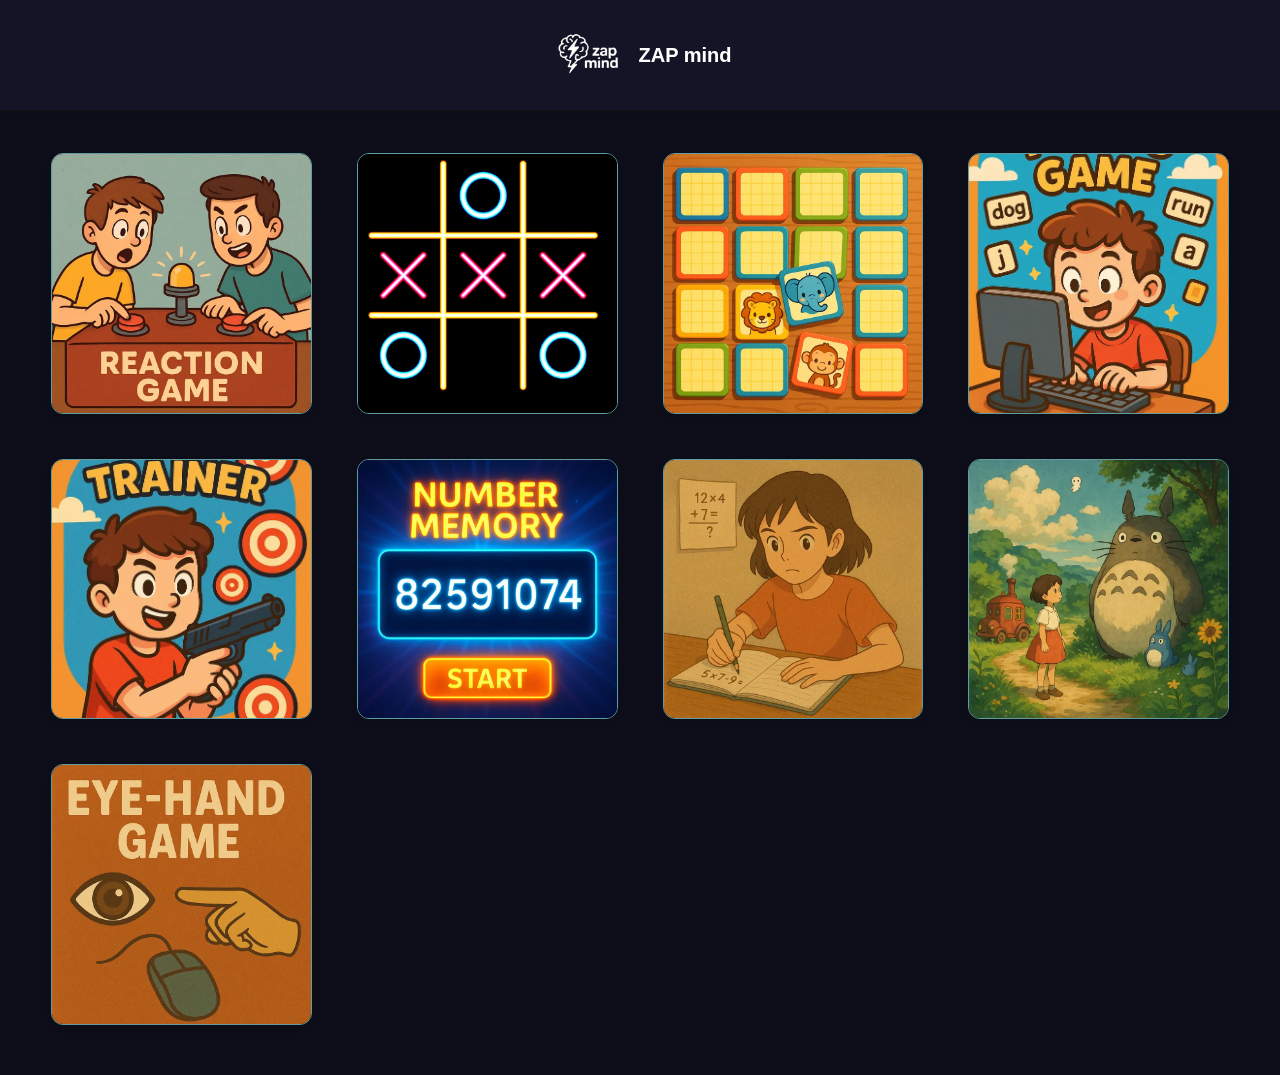
<file: index.html>
<!DOCTYPE html>
<html lang="en">

<head>
  <meta charset="UTF-8" />
  <meta name="viewport" content="width=device-width, initial-scale=1.0" />
  <title>Brain Training & Memory Improvement Games | Zapmind</title>
  <link href="styles/home.css" rel="stylesheet" />
  <meta name="description"
    content="ZapMind – Play fun and challenging brain games like reaction tests, memory matches, typing speed, and multitasking to sharpen your mind." />

  <meta name="description"
    content="Play free brain training and memory improvement games online at Zapmind. Improve your cognitive skills, concentration, reaction speed, and mental math with fun puzzles and challenges." />
  <meta name="keywords" content="
    brain training games,
    memory improvement,
    cognitive games,
    online brain games,
    number memory test,
    reaction speed test,
    mental math games,
    concentration exercises,
    brain puzzles online,
    memory challenge,
    free brain exercises,
    focus improvement games,
    brain fitness,
    cognitive skill development,
    online memory games,
    brain training exercises,
    brain workout,
    memory games for adults,
    reaction time games,
    attention training,
    free cognitive tests,
    online brain training,
    mind games online,
    memory improvement techniques,
    brain health games,
    mental agility games,
    brain teaser games,
    memory retention exercises,
    brain fitness training,
    brain exercise games,
    cognitive enhancement games,
    brain games for students,
    mental focus games,
    brain memory games,
    brain training apps,
    mental fitness,
    online puzzles for brain,
    brain game challenges,
    memory tests online,
    attention span games,
    brain training platform,
    free mental exercises,
    brain speed games,
    mental agility training,
    brain improvement games,
    memory development exercises,
    cognitive performance games,
    brain games free,
    online concentration games,
    brain training tips,
    memory boosting games,
    reaction training,
    focus games online,
    brain sharpness exercises,
    memory training exercises,
    brain skill games,
    cognitive training tools,
    mental challenge games,
    brain gym exercises,
    brain exercises for adults,
    cognitive enhancement exercises,
    mind training games,
    memory games for kids,
    brain health exercises,
    online brain workouts,
    memory test games,
    brain function games,
    concentration training games,
    free brain test,
    brain training challenges,
    mental focus exercises,
    memory booster exercises,
    brain power games,
    cognitive brain games,
    memory training tools,
    brain games for seniors,
    mental speed games,
    memory puzzle games,
    focus improvement exercises,
    brain agility games,
    mental exercises online,
    brain training websites,
    memory quiz games,
    brain challenge tests,
    online mental games,
    brain games for children,
    brain test games,
    memory improvement tools,
    brain training software,
    brain fitness challenges,
    brain training exercises online,
    memory skill games,
    cognitive skill games,
    mental training apps,
    brain workout games,
    memory game online free,
    brain fitness apps,
    attention games online,
    brain improvement exercises,
    mental agility exercises,
    brain speed training,
    memory games online free,
    focus training exercises,
    brain training programs,
    brain gym games,
    cognitive exercises for adults,
    brain function improvement,
    mental sharpness games,
    memory skills training,
    brain training sites,
    brain challenge games online,
    memory enhancement exercises,
    brain power training,
    brain health improvement,
    mental focus games online,
    brain puzzle games free,
    memory games for adults free,
    brain exercises online free,
    cognitive training games online,
    brain memory training,
    mental speed training,
    brain games download,
    memory improvement apps,
    brain games app,
    focus games free,
    brain training challenges online,
    memory skills games free,
    brain fitness training online,
    mental training games free,
    brain speed exercises,
    memory test online free,
    cognitive brain training,
    brain fitness exercises free,
    memory improvement quiz,
    brain game challenges online,
    brain training exercises for adults,
    cognitive training apps,
    mental agility games online,
    brain exercise apps free,
    memory boosting exercises free,
    brain challenge quiz,
    brain training test online,
    memory improvement program,
    brain games to improve memory,
    mental focus training online,
    brain workout apps free,
    memory games for seniors free,
    brain training for kids,
    cognitive exercises online free,
    mental sharpness exercises free,
    brain improvement apps,
    memory enhancement apps free,
    brain speed games free,
    brain training app free,
    memory game apps,
    brain health training,
    cognitive skill training,
    brain training games free download,
    memory exercises for adults free,
    brain training challenges for seniors,
    mental agility training games,
    brain fitness apps free,
    memory games for adults download,
    brain training for students,
    cognitive enhancement apps,
    brain memory games free,
    mental focus games free,
    brain exercises for seniors free,
    memory improvement software,
    brain fitness workouts,
    mental sharpness training online,
    brain training challenges for adults,
    memory skills enhancement,
    brain games online free download,
    cognitive brain exercises free,
    brain training exercises for seniors,
    mental agility games free,
    brain improvement exercises free,
    memory training software free,
    brain challenge games free,
    brain workout programs,
    memory boosting apps free,
    brain health games free,
    cognitive training games free,
    brain training games online free,
    memory test games free,
    brain fitness training apps,
    mental sharpness games free,
    brain training exercises app,
    memory game challenges,
    brain exercise challenges,
    cognitive training program,
    brain games for focus,
    memory improvement training,
    brain training for adults free,
    mental agility exercises app,
    brain fitness program free,
    memory skills training app,
    brain health exercises free,
    cognitive enhancement training,
    brain speed training app,
    memory game training,
    brain games online free for adults,
    mental fitness training free,
    brain training app download,
    memory improvement online free,
    brain fitness games free,
    cognitive exercises for seniors free,
    brain games to improve focus,
    memory test app free,
    brain training games free online,
    mental focus training app,
    brain workout app free,
    memory games online for seniors,
    brain training for adults online,
    cognitive training exercises for adults,
    brain improvement app free,
    memory boosting app free,
    brain fitness training program,
    mental agility training app,
    brain games free download,
    memory games free online,
    brain training free online,
    cognitive brain training app,
    brain training online free,
    memory training app free,
    brain fitness app download,
    mental sharpness app free,
    brain exercises app free,
    memory game app free,
    brain training program free,
    cognitive skill app,
    brain games app free,
    memory exercises app free,
    brain challenge app free,
    brain workout app download,
    memory improvement app download,
    brain fitness app free download,
    mental focus app,
    brain speed app,
    memory skill app,
    brain training online app,
    cognitive enhancement app free,
    brain training games free download,
    memory games online free download,
    brain fitness exercises app,
    brain improvement app download,
    mental agility app free,
    brain training games app download,
    memory test app download,
    brain workout program free,
    cognitive training app download,
    brain games app download,
    memory booster app download,
    brain health app free,
    cognitive brain app,
    brain fitness online,
    mental sharpness online,
    brain exercises online,
    memory game online,
    brain training online,
    cognitive training online,
    brain workout online,
    memory training online,
    brain games online,
    memory exercises online,
    brain fitness online,
    mental focus online,
    brain speed online,
    memory skills online,
    brain challenge online,
    cognitive skill online,
    brain training online free,
    memory booster online,
    brain games online free,
    mental agility online,
    brain improvement online,
    memory enhancement online,
    brain health online,
    cognitive enhancement online,
    brain fitness program online,
    mental sharpness program online,
    brain training program online,
    memory training program online,brain,memory,cognition,focus,concentration,reaction,mental,training,exercise,puzzle,challenge,game,games,online,free,test,skill,improve,sharpness,
    attention,logic,math,mind,thinking,learning,intelligence,problem,solving,processing,retention,alertness,performance,ability,reasoning,creativity,brainstorm,neuroplasticity,workout,
    assessment,mindfulness,awareness,calculation,computation,analysis,pattern,recognition,visualization,coordination,perception,decision,processing,flexibility,planning,strategy,motivation,
    accuracy,efficiency,brainpower,mentalhealth,cognitionboost,brainboost,focusboost,brainwave,neuroscience,psychology,intellect,mentalstrength,mentaltraining,brainfitness,brainhealth,
    memorygame,brainteaser,puzzlegame,quiz,brainchallenge,brainfunction,cerebrum,cerebral,neuron,synapse,neurotransmitter,braincell,brainexercise,mentalexercise,cognitivefunction,mentalfocus,
    brainactivity,brainperformance,cognitiveability,braintraining,cognitiveimprovement,memoryimprovement,brainworkout,mindtraining,brainperformance,memoryskills,cognitivegames,brainapps,
    memorytest,reactiontest,attentiontest,focusgame,brainboosters,memoryboost,brainpowerup,mindgames,cognitivegames,brainfunctioning,brainactivity,brainchemistry,mindpower,
    brainfitnessprogram,braintrainingapp,brainworkouts,memoryskills,mindskills,brainpowertraining,memorychallenge,focuschallenge,brainenhancement,brainworkoutapp,
    brainwellness,brainoptimization,mentaloptimization,braincapacity,brainpotential,cognitivepotential,mindpotential,mentalcapacity,mentalclarity,brainclarity,brainalertness,brainresponse,
    reactiontime,mentalagility,brainagility,mentalalertness,brainalert,mentalsharpness,brainsharpness,mindsharpness,brainmemory,brainpowerboost,brainenergizer,cognitiontraining,
    mentalenergy,brainfocus,mindfocus,brainperformanceapp,brainfunctiontest,brainhealthtest,braintest,memoryenhancement,brainretention,mindretention,cognitiveenhancement,
    mentalperformance,braintraininggames,memorytraining,brainpuzzles,mindexercises,cognitiveexercises,brainworkouts,brainboosting,brainchallengegame,brainboostgame,
    memoryboostgame,focusboostgame,mentalboost,brainimprovement,mentalimprovement,mindimprovement,brainexercises,mentalexercises,mindgamesonline,brainfun,brainentertainment,
    memoryfun,memorygamesonline,cognitivefun,cognitivegamesonline,mentalfun,mentalgamesonline,brainappsfree,memoryappsfree,cognitiveappsfree,mentalappsfree,braintrainingappsfree,
    braintraininggamesfree,memorytrainingappsfree,brainexercisesfree,mentalexercisesfree,cognitiveexercisesfree,brainworkoutfree,memoryworkoutfree,mentalworkoutfree,cognitiveworkoutfree,
    brainfitnessfree,memoryfitnessfree,mentalfitnessfree,cognitivefitnessfree,brainhealthapps,memoryhealthapps,cognitivehealthapps,mentalhealthapps,brainhealthgames,memoryhealthgames,
    cognitivehealthgames,mentalhealthgames,brainpowerapps,memorypowerapps,cognitivepowerapps,mentalpowerapps,brainpowergames,memorypowergames,cognitivepowergames,mentalpowergames,
    brainboostapps,memoryboostapps,cognitiveboostapps,mentalboostapps,brainboostgames,memoryboostgames,cognitiveboostgames,mentalboostgames,braintrainingplatform,memorytrainingplatform,
    cognitivetrainingplatform,mentaltrainingplatform,braintrainingsoftware,memorytrainingsoftware,cognitivetrainingsoftware,mentaltrainingsoftware,braintrainingtool,memorytrainingtool,
    cognitivetrainingtool,mentaltrainingtool,braintrainingwebsite,memorytrainingwebsite,cognitivetrainingwebsite,mentaltrainingwebsite,braintrainingprogram,memorytrainingprogram,
    cognitivetrainingprogram,mentaltrainingprogram,braintrainingchallenge,memorytrainingchallenge,cognitivetrainingchallenge,mentaltrainingchallenge

  " />
</head>

</head>

<body>
  <header>
    <div class="logo" onclick="window.location.href='/index.html'" style="cursor: pointer;">
      <img src="/images/zapmind-logo.png" alt="Zapmind Logo" style="height: 80px;" />
      <span>ZAP mind</span>
    </div>


  </header>
  <section class="hero">
    <div class="header-title">Measure your abilities with brain games and cognitive tests.</div>
  </section>

  <section class="bento-container">
    <div class="bento-box" role="button" tabindex="0" onclick="openGame(this)" data-type="reaction"
      aria-label="Play Reaction Game">
      <img src="images/reactiongame.webp" alt="Play Reaction Game" class="game-icon" loading="lazy" decoding="async" />
      <div class="game-details">
        <h3>Reaction Game</h3>
        <p>Test your reflexes with this quick reaction game</p>
      </div>
    </div>

    <div class="bento-box" role="button" tabindex="0" onclick="openGame(this)" data-type="tictactoe"
      aria-label="Play Tic Tac Toe">
      <img src="images/tictac.webp" alt="Play Tic Tac Toe" class="game-icon" loading="lazy" decoding="async" />
      <div class="game-details">
        <h3>Tic Tac Toe</h3>
        <p>The classic X and O strategy game</p>
      </div>
    </div>

    <div class="bento-box" role="button" tabindex="0" onclick="openGame(this)" data-type="memory"
      aria-label="Play Memory Game">
      <img src="images/memorygame.webp" alt="Play Memory Game" class="game-icon" loading="lazy" decoding="async" />
      <div class="game-details">
        <h3>Memory Game</h3>
        <p>Match pairs of cards to test your memory</p>
      </div>
    </div>

    <div class="bento-box" role="button" tabindex="0" onclick="openGame(this)" data-type="typing"
      aria-label="Play Typing Game">
      <img src="images/typingame.webp" alt="Play Typing Game" class="game-icon" loading="lazy" decoding="async" />
      <div class="game-details">
        <h3>Typing</h3>
        <p>Improve your typing speed and accuracy</p>
      </div>
    </div>

    <div class="bento-box" role="button" tabindex="0" onclick="openGame(this)" data-type="aimtrainer"
      aria-label="Play Aim Trainer">
      <img src="images/aimtrainer.webp" alt="Play Aim Trainer" class="game-icon" loading="lazy" decoding="async" />
      <div class="game-details">
        <h3>Aim Trainer</h3>
        <p>Sharpen your precision and reaction time</p>
      </div>
    </div>

    <div class="bento-box" role="button" tabindex="0" onclick="openGame(this)" data-type="numbermemory"
      aria-label="Play Number Memory">
      <img src="images/numbermemory.webp" alt="Play Number Memory" class="game-icon" loading="lazy" decoding="async" />
      <div class="game-details">
        <h3>Number Memory</h3>
        <p>How many numbers can you remember?</p>
      </div>
    </div>

    <div class="bento-box" role="button" tabindex="0" onclick="openGame(this)" data-type="multitasking"
      aria-label="Play Multitasking Game">
      <img src="images/multitasking.webp" alt="Play Multitasking Game" class="game-icon" loading="lazy"
        decoding="async" />
      <div class="game-details">
        <h3>Multitasking</h3>
        <p>Test your ability to handle multiple tasks at the same time.</p>
      </div>
    </div>

    <div class="bento-box" role="button" tabindex="0" onclick="openGame(this)" data-type="memorytester"
      aria-label="Play Memory Tester">
      <img src="images/memorygametesting.webp" alt="Play Memory Tester" class="game-icon" loading="lazy"
        decoding="async" />
      <div class="game-details">
        <h3>Memory Tester</h3>
        <p>Challenge your short-term memory</p>
      </div>
    </div>

    <div class="bento-box" role="button" tabindex="0" onclick="openGame(this)" data-type="eyehand"
      aria-label="Play Eye-Hand Coordination Game">
      <img src="images/eyehand.webp" alt="Play Eye-Hand Coordination Game" class="game-icon" loading="lazy"
        decoding="async" />
      <div class="game-details">
        <h3>Eye Hand</h3>
        <p>Test your eye-hand coordination and memory skills.</p>
      </div>
    </div>
  </section>


</body>

</html>

<script>
  function openGame(element) {
    const type = element.getAttribute('data-type');
    let url = '';
    switch (type) {
      case 'reaction':
        url = "./Pages/ReactionGame.html";
        break;
      case 'tictactoe':
        url = "./Pages/TicTacToe.html";
        break;
      case 'memory':
        url = "./Pages/MemoryGame.html";
        break;
      case 'typing':
        url = "./Pages/TypingGame.html";
        break;
      case 'aimtrainer':
        url = "./Pages/Aimtrainer.html";
        break;
      case 'numbermemory':
        url = "./Pages/NumberMemory.html";
        break;
      case 'multitasking':
        url = "./Pages/multitasking.html";
        break;
      case 'memorytester':
        url = "./Pages/MemoryTester.html";
        break;
      case 'eyehand':
        url = "./Pages/EyeHand.html";
        break;
      default:
        alert("Unknown game type!");
        return;
    }

    window.open(url, '_blank');
  }

</script>
</file>
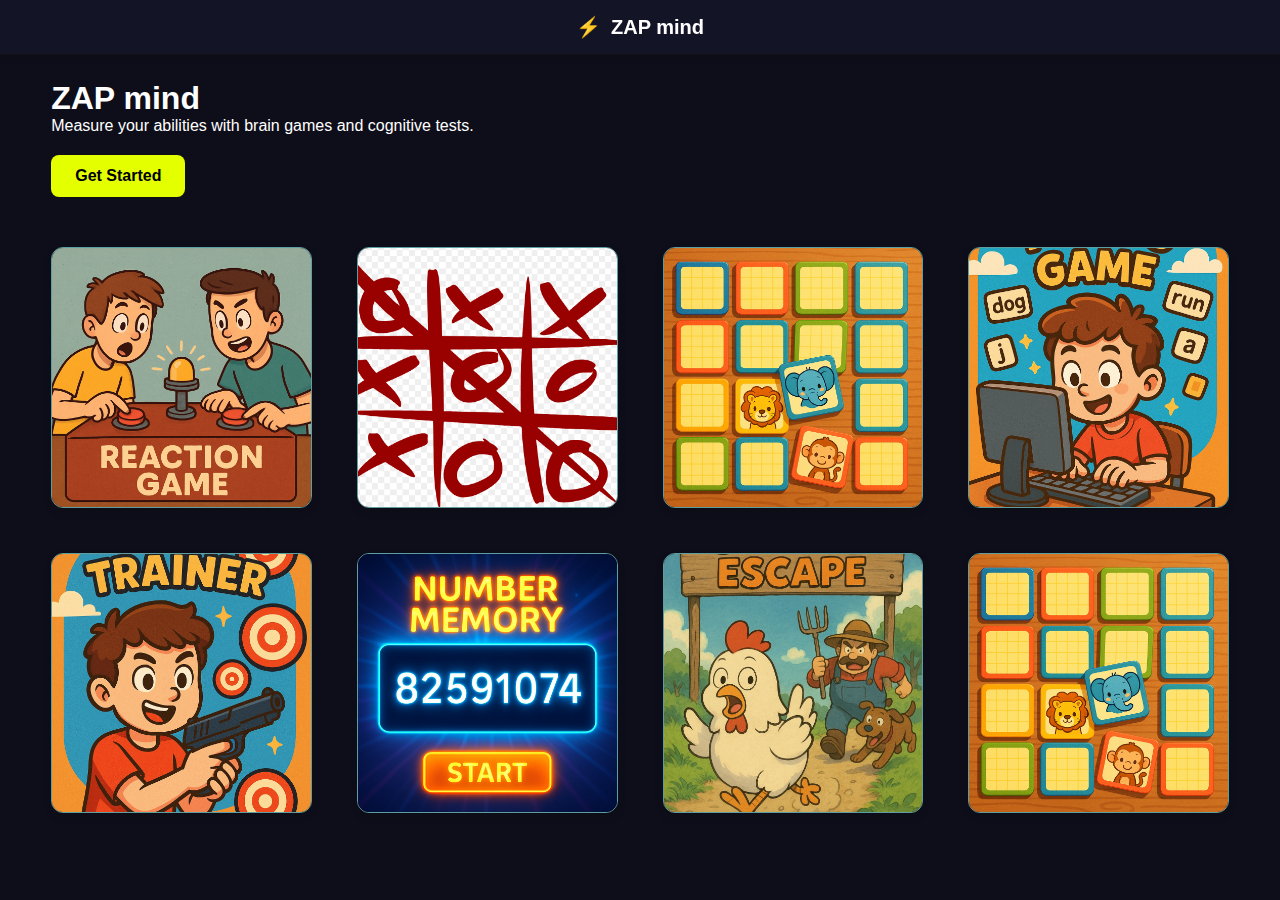
<file: Pages/index.html>
<!DOCTYPE html>
<html lang="en">

<head>
    <meta charset="UTF-8" />
    <meta name="viewport" content="width=device-width, initial-scale=1.0" />
    <title>ZAP mind</title>
    <link href="../styles/home.css" rel="stylesheet" />
</head>

<body>
    <header>
        <div class="logo">
            <span>⚡</span> <span>ZAP mind</span>
        </div>
    </header>
    <section class="hero">
        <h1>ZAP mind</h1>
        <p>Measure your abilities with brain games and cognitive tests.</p>
        <button>Get Started</button>
    </section>
    <section class="bento-container">
        <div class="bento-box" onclick="openGame(this)" data-type="reaction">
            <img src="../images/reactiongame.png" alt="Reaction Game" class="game-icon" />
            Reaction Game
        </div>
        <div class="bento-box" onclick="openGame(this)" data-type="tictactoe">
            <img src="../images/tictactoe.png" alt="Tic Tac Toe" class="game-icon" />
            Tic Tac Toe
        </div>
        <div class="bento-box" onclick="openGame(this)" data-type="memory">
            <img src="../images/memorygame.png" alt="Memory Game" class="game-icon" />
            Memory Game
        </div>
        <div class="bento-box" onclick="openGame(this)" data-type="typing">
            <img src="../images/typingame.png" alt="Typing Game" class="game-icon" />
            Typing
        </div>
        <div class="bento-box" onclick="openGame(this)" data-type="aimtrainer">
            <img src="../images/aimtrainer.png" alt="Aim Trainer" class="game-icon" />
            Aim Trainer
        </div>
        <div class="bento-box" onclick="openGame(this)" data-type="numbermemory">
            <img src="../images/numbermemory.png" alt="Number Memory" class="game-icon" />
            Number Memory
        </div>
        <div class="bento-box" onclick="openGame(this)" data-type="chickenescapse">
            <img src="../images/chickenescapse.png" alt="Chicken Escape" class="game-icon" />
            Chicken Escape
        </div>
        <div class="bento-box" onclick="openGame(this)" data-type="memorytester">
            <img src="../images/memorygame.png" alt="Memory Tester" class="game-icon" />
            Memory Tester
        </div>
    </section>

</body>

</html>

<script>
    function openGame(element) {
        const type = element.getAttribute('data-type');
        let url = '';
        switch (type) {
            case 'reaction':
                url = "../Pages/ReactionGame.html";
                break;
            case 'tictactoe':
                url = "../Pages/TicTacToe.html";
                break;
            case 'memory':
                url = "../Pages/MemoryGame.html";
                break;
            case 'typing':
                url = "../Pages/TypingGame.html";
                break;
            case 'aimtrainer':
                url = "../Pages/Aimtrainer.html";
                break;
            case 'numbermemory':
                url = "../Pages/NumberMemory.html";
                break;
            case 'chickenescapse':
                url = "../Pages/chickenescapse.html";
                break;
            case 'memorytester':
                url = "../Pages/MemoryTester.html";
                break;
            default:
                alert("Unknown game type!");
                return;
        }

        window.open(url, '_blank');
    }

</script>
</file>
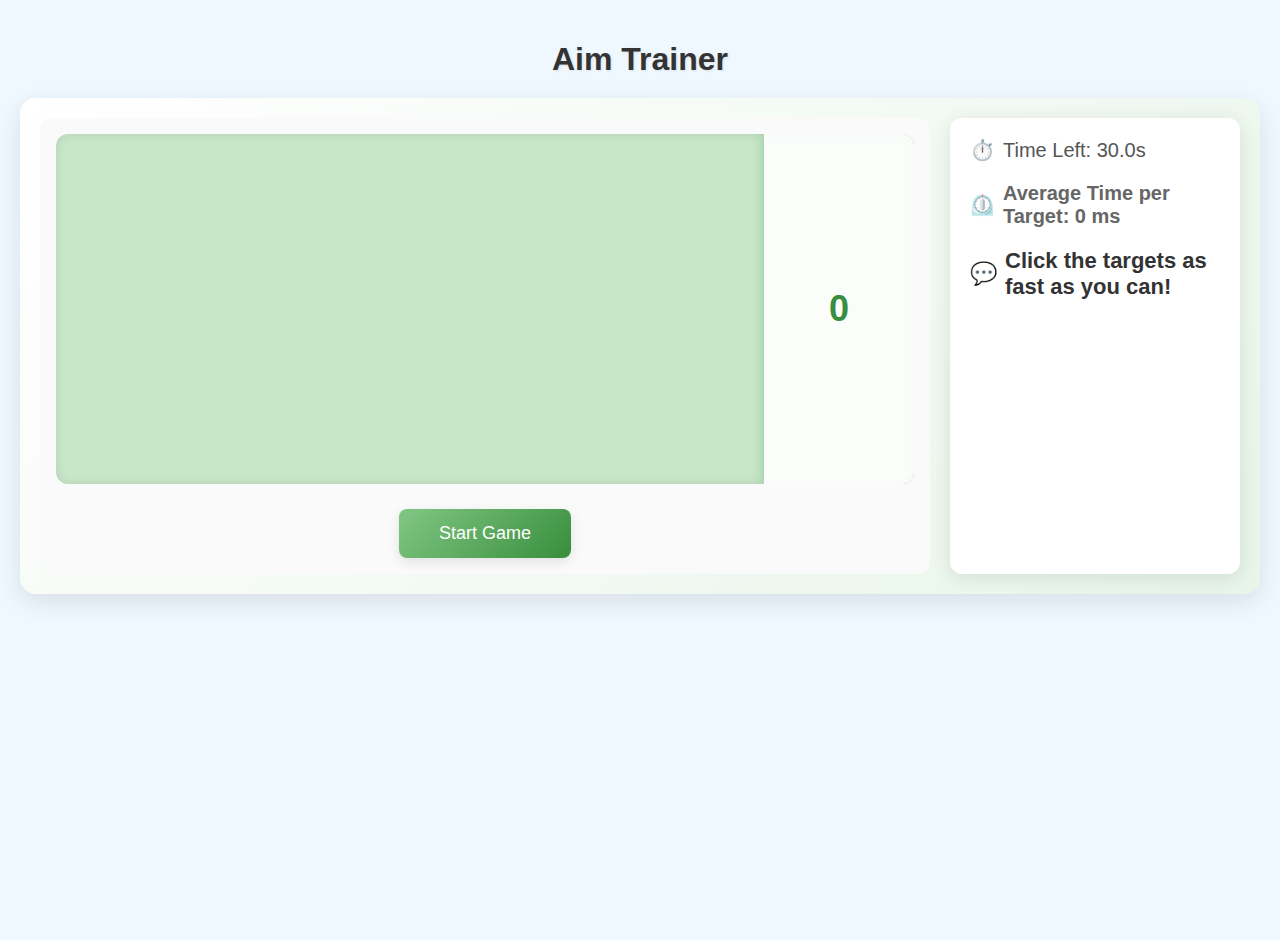
<file: Pages/Aimtrainer.html>
<html lang="en">

<head>
    <meta charset="UTF-8" />
    <meta name="viewport" content="width=device-width, initial-scale=1" />
    <title>Aim Trainer Game</title>
    <link href="../styles/aimtrainer.css" rel="stylesheet" />
    <script src="../js/aimtrainer.js" defer></script>
</head>

<body>
    <h1>Aim Trainer</h1>

<div id="gameWrapper">
  <div id="gameContainer">
    <div id="gameArea">
      <div id="target">🐰</div>
      <div id="scoreBoard">0</div>
    </div>
    <button id="startBtn">Start Game</button>
  </div>
  <div id="sidePanel">
    <div id="timer">Time Left: 30.0s</div>
    <div id="avgTime">Average Time per Target: 0 ms</div>
    <div id="message">Click the targets as fast as you can!</div>
  </div>
</div>

</body>

</html>
</file>
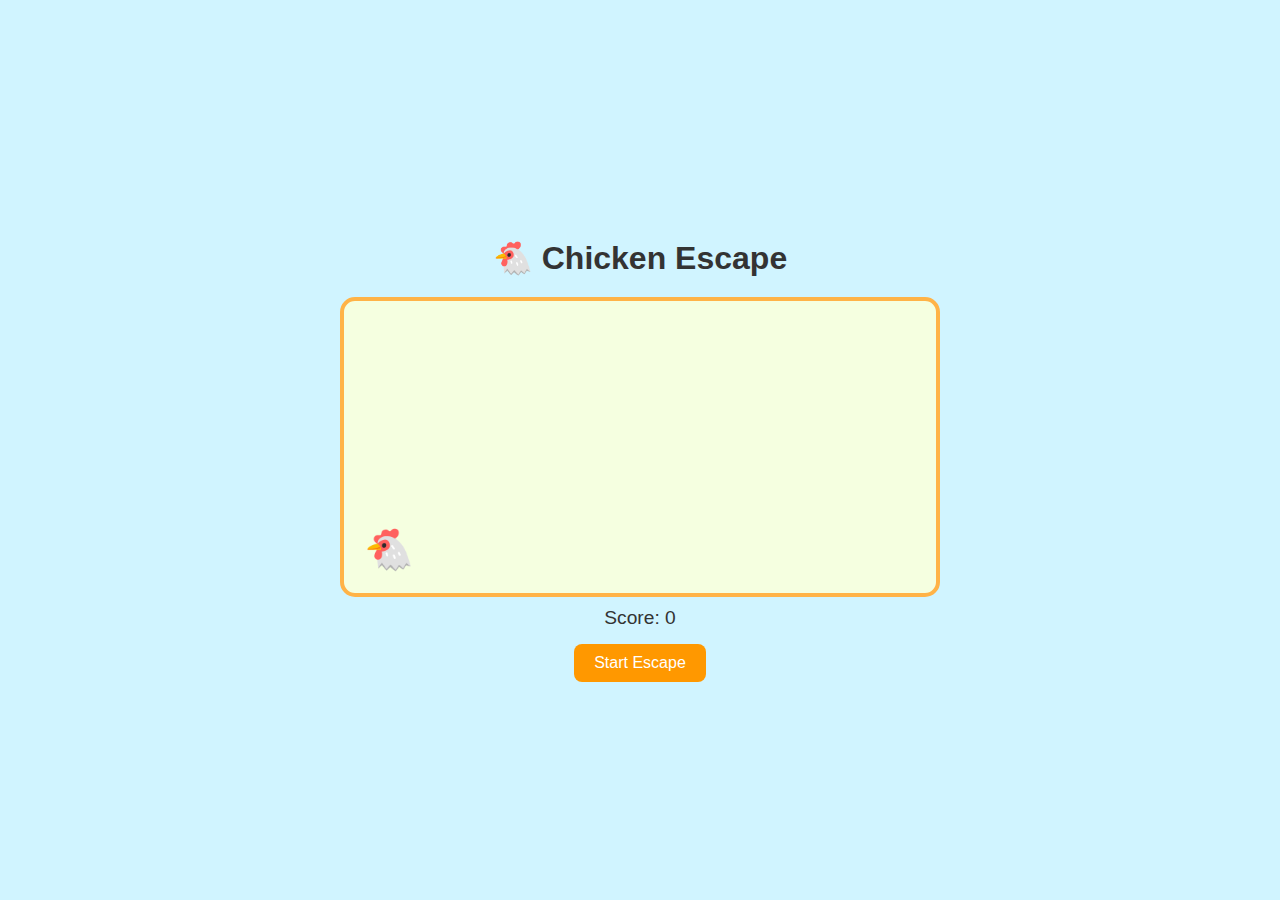
<file: Pages/chickenescapse.html>
<!DOCTYPE html>
<html lang="en">

<head>
  <meta charset="UTF-8">
  <meta name="viewport" content="width=device-width, initial-scale=1.0">
  <title>Chicken Escape</title>
  <style>
    * {
      margin: 0;
      padding: 0;
      box-sizing: border-box;
    }

    body {
      font-family: 'Segoe UI', Tahoma, Geneva, Verdana, sans-serif;
      background: #d0f4ff;
      display: flex;
      flex-direction: column;
      align-items: center;
      justify-content: center;
      height: 100vh;
      overflow: hidden;
    }

    h1 {
      margin: 20px 0;
      font-size: 2rem;
      color: #333;
    }

    #gameContainer {
      position: relative;
      background: #f5ffe0;
      width: 90vw;
      max-width: 600px;
      height: 300px;
      border: 4px solid #ffb347;
      border-radius: 15px;
      overflow: hidden;
    }

    #chicken {
      position: absolute;
      bottom: 20px;
      left: 20px;
      font-size: 2.5rem;
      transform: rotate(0deg);
      transition: transform 0.2s ease, bottom 0.2s ease;
    }

    #obstacle {
      position: absolute;
      bottom: 20px;
      right: -60px;
      font-size: 2rem;
      animation: moveObstacle 3s linear infinite;
    }

    @keyframes moveObstacle {
      0% {
        right: -60px;
      }

      100% {
        right: 100%;
      }
    }

    #score {
      margin-top: 10px;
      font-size: 1.2rem;
      color: #333;
    }

    button {
      margin-top: 15px;
      padding: 10px 20px;
      font-size: 1rem;
      background-color: #ff9800;
      border: none;
      border-radius: 8px;
      color: white;
      cursor: pointer;
    }

    button:disabled {
      background: #ffc966;
      cursor: not-allowed;
    }

    @media (max-width: 600px) {
      #gameContainer {
        height: 220px;
      }

      #chicken {
        font-size: 2rem;
      }

      #obstacle {
        font-size: 1.5rem;
      }
    }
  </style>
</head>

<body>
  <h1>🐔 Chicken Escape</h1>
  <div id="gameContainer">
    <div id="chicken">🐔</div>
    <div id="obstacle">💩</div>
  </div>
  <div id="score">Score: 0</div>
  <button id="startBtn">Start Escape</button>

  <script>
    const chicken = document.getElementById('chicken');
    const obstacle = document.getElementById('obstacle');
    const scoreDisplay = document.getElementById('score');
    const startBtn = document.getElementById('startBtn');

    let score = 0;
    let gameRunning = false;
    let flapInterval;
    let collisionCheck;

    function flap() {
      if (!gameRunning) return;
      chicken.style.bottom = '100px';
      chicken.style.transform = 'rotate(-20deg)';
      setTimeout(() => {
        chicken.style.bottom = '20px';
        chicken.style.transform = 'rotate(0deg)';
      }, 300);
    }

    function startGame() {
      score = 0;
      gameRunning = true;
      startBtn.disabled = true;
      scoreDisplay.textContent = 'Score: 0';

      // Reset position
      obstacle.style.animation = 'none';
      void obstacle.offsetWidth;
      obstacle.style.animation = 'moveObstacle 3s linear infinite';

      collisionCheck = setInterval(() => {
        const chickenRect = chicken.getBoundingClientRect();
        const obstacleRect = obstacle.getBoundingClientRect();

        if (
          chickenRect.right > obstacleRect.left &&
          chickenRect.left < obstacleRect.right &&
          chickenRect.bottom > obstacleRect.top
        ) {
          endGame();
        }
      }, 50);

      flapInterval = setInterval(() => {
        if (gameRunning) {
          score++;
          scoreDisplay.textContent = 'Score: ' + score;
        }
      }, 1000);
    }

    function endGame() {
      gameRunning = false;
      clearInterval(flapInterval);
      clearInterval(collisionCheck);
      obstacle.style.animation = 'none';
      scoreDisplay.textContent += ' - Game Over! 🐓💥';
      startBtn.disabled = false;
    }

    // Keyboard and touch
    document.addEventListener('keydown', e => {
      if (e.code === 'Space') flap();
    });

    document.addEventListener('touchstart', flap);

    startBtn.addEventListener('click', startGame);
  </script>
</body>

</html>
</file>
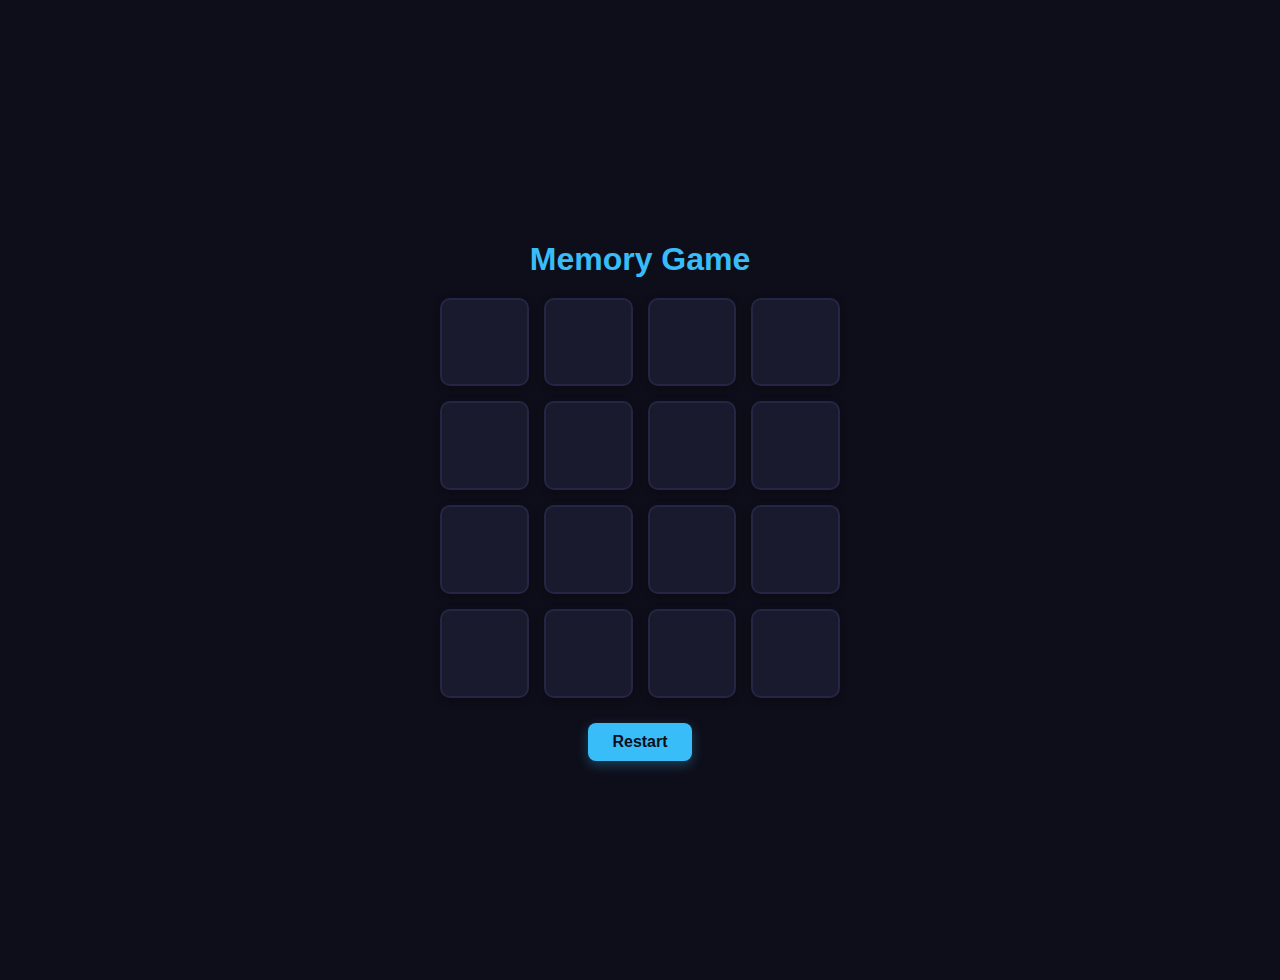
<file: Pages/MemoryGame.html>
<!DOCTYPE html>
<html lang="en">
<head>
  <meta charset="UTF-8">
  <meta name="viewport" content="width=device-width, initial-scale=1.0">
  <title>Memory Game</title>
  <style>
    body {
      font-family: 'Segoe UI', sans-serif;
      display: flex;
      flex-direction: column;
      align-items: center;
      justify-content: center;
      padding: 40px 20px;
      background-color: #0e0e1a;
      color: #f8fafc;
      min-height: 100vh;
      margin: 0;
    }

    h1 {
      margin-bottom: 20px;
      color: #38bdf8;
    }

    .grid {
      display: grid;
      grid-template-columns: repeat(auto-fit, minmax(80px, 1fr));
      gap: 15px;
      max-width: 400px;
      width: 100%;
    }

    .card {
      background-color: #1a1a2e;
      border-radius: 10px;
      font-size: 2rem;
      cursor: pointer;
      user-select: none;
      display: flex;
      align-items: center;
      justify-content: center;
      aspect-ratio: 1;
      transition: all 0.3s ease;
      box-shadow: 0 2px 8px rgba(0, 0, 0, 0.3);
      border: 2px solid #252545;
      color: transparent;
    }

    .card:hover {
      background-color: #252545;
      transform: scale(1.05);
    }

    .card.flipped,
    .card.matched {
      background-color: #38bdf8;
      color: #0e0e1a;
      font-weight: bold;
      box-shadow: 0 0 15px #38bdf8;
    }

    .card.matched {
      animation: pulse 0.8s ease;
    }

    @keyframes pulse {
      0% { transform: scale(1); }
      50% { transform: scale(1.1); }
      100% { transform: scale(1); }
    }

    button {
      margin-top: 25px;
      padding: 10px 24px;
      font-size: 1rem;
      background-color: #38bdf8;
      color: #0e0e1a;
      border: none;
      border-radius: 8px;
      font-weight: bold;
      cursor: pointer;
      box-shadow: 0 4px 12px rgba(56, 189, 248, 0.3);
      transition: transform 0.2s;
    }

    button:hover {
      transform: scale(1.05);
    }

    @media (max-width: 500px) {
      h1 {
        font-size: 1.6rem;
      }
    }
  </style>
</head>
<body>
  <h1>Memory Game</h1>
  <div class="grid" id="grid"></div>
  <button onclick="startGame()">Restart</button>

  <script>
    const symbols = ['♠', '♣', '♥', '♦', '★', '☆', '■', '□'];
    let grid = document.getElementById('grid');
    let firstCard = null;
    let lock = false;

    function startGame() {
      let cards = [...symbols, ...symbols];
      cards = shuffle(cards);
      grid.innerHTML = '';

      cards.forEach(symbol => {
        const card = document.createElement('div');
        card.className = 'card';
        card.dataset.symbol = symbol;
        card.addEventListener('click', flipCard);
        grid.appendChild(card);
      });
    }

    function shuffle(array) {
      for (let i = array.length - 1; i > 0; i--) {
        const j = Math.floor(Math.random() * (i + 1));
        [array[i], array[j]] = [array[j], array[i]];
      }
      return array;
    }

    function flipCard() {
      if (lock || this.classList.contains('flipped') || this.classList.contains('matched')) return;

      this.textContent = this.dataset.symbol;
      this.classList.add('flipped');

      if (!firstCard) {
        firstCard = this;
      } else {
        lock = true;
        setTimeout(() => {
          if (this.dataset.symbol === firstCard.dataset.symbol) {
            this.classList.add('matched');
            firstCard.classList.add('matched');
          } else {
            this.textContent = '';
            this.classList.remove('flipped');
            firstCard.textContent = '';
            firstCard.classList.remove('flipped');
          }
          firstCard = null;
          lock = false;
        }, 800);
      }
    }

    startGame();
  </script>
</body>
</html>
</file>
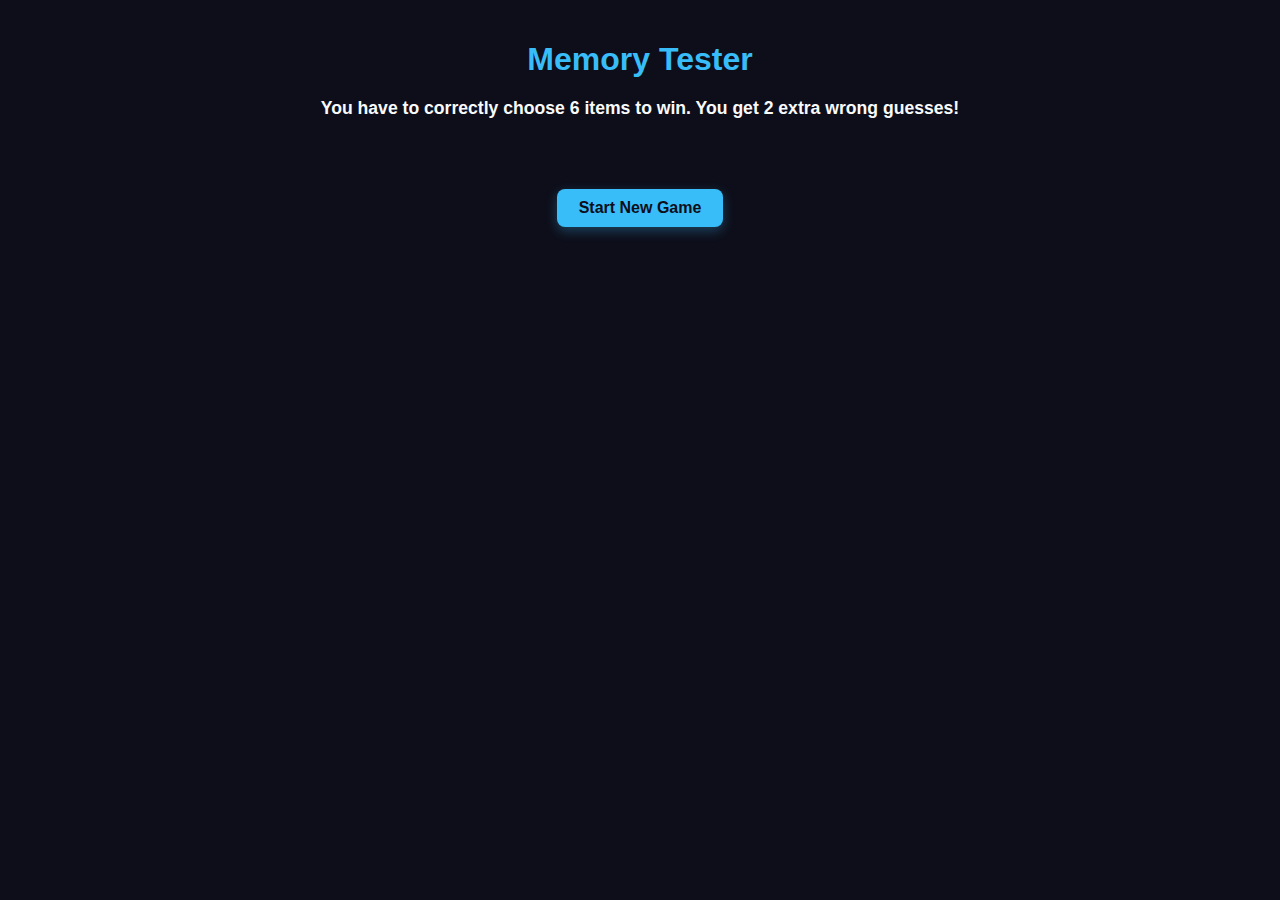
<file: Pages/MemoryTester.html>
<!DOCTYPE html>
<html lang="en">

<head>
    <meta charset="UTF-8" />
    <meta name="viewport" content="width=device-width, initial-scale=1.0" />
    <title>Memory Tester</title>
    <style>
        body {
          font-family: 'Segoe UI', sans-serif;
          background-color: #0e0e1a;
          color: #f8fafc;
          text-align: center;
          padding: 20px;
          margin: 0;
        }
    
        h1 {
          color: #38bdf8;
          margin-bottom: 20px;
        }
    
        #instruction {
          font-weight: bold;
          margin: 15px 0;
          font-size: 1.1em;
        }
    
        #image-container {
          display: flex;
          justify-content: center;
          flex-wrap: wrap;
          gap: 12px;
          margin-bottom: 25px;
        }
    
        .image-box {
          width: 110px;
          height: 110px;
          object-fit: cover;
          border-radius: 10px;
          border: 2px solid #252545;
          box-shadow: 0 4px 10px rgba(0, 0, 0, 0.4);
        }
    
        #name-options {
          display: none;
          flex-wrap: wrap;
          justify-content: center;
          gap: 10px;
          margin-top: 20px;
        }
    
        .name-button {
          padding: 10px 16px;
          font-size: 0.95rem;
          font-weight: bold;
          border: none;
          border-radius: 6px;
          background-color: #1a1a2e;
          color: #f8fafc;
          cursor: pointer;
          transition: all 0.2s;
          box-shadow: 0 2px 6px rgba(0, 0, 0, 0.3);
        }
    
        .name-button:hover:not(.correct):not(.wrong):not(:disabled) {
          background-color: #252545;
          transform: scale(1.05);
        }
    
        .name-button.correct {
          background-color: #38bdf8 !important;
          color: #0e0e1a;
          animation: pulse 0.5s ease;
        }
    
        .name-button.wrong {
          background-color: #ef4444 !important;
          color: #fff;
        }
    
        @keyframes pulse {
          0% { transform: scale(1); }
          50% { transform: scale(1.1); }
          100% { transform: scale(1); }
        }
    
        #message {
          font-size: 1.2rem;
          margin-top: 20px;
          font-weight: bold;
        }
    
        #restart-btn {
          margin-top: 30px;
          padding: 10px 22px;
          font-size: 1rem;
          cursor: pointer;
          border: none;
          background-color: #38bdf8;
          color: #0e0e1a;
          border-radius: 8px;
          font-weight: bold;
          box-shadow: 0 4px 12px rgba(56, 189, 248, 0.3);
          transition: transform 0.2s;
        }
    
        #restart-btn:hover {
          transform: scale(1.05);
        }
    
        @media (max-width: 480px) {
          .image-box {
            width: 90px;
            height: 90px;
          }
          .name-button {
            font-size: 0.85rem;
            padding: 8px 12px;
          }
        }
      </style>
</head>

<body>
    <h1>Memory Tester</h1>
    <div id="instruction"></div>
    <div id="image-container"></div>
    <div id="name-options"></div>
    <div id="message"></div>
    <button id="restart-btn">Start New Game</button>

    <script>
        const API_KEY = 'csui8ztEOzZbsejOxg4u16Yu5PdOHXzjkxcOTWFe5TiGtgJBIUGY0p3M'; 

        const objectList = [
            "Apple", "Dog", "Chair", "Car", "Book", "Phone", "Camera", "Tree", "Bicycle", "Clock",
            "Cup", "Bottle", "Computer", "Shoe", "Pen", "Lamp", "Pizza", "Cat", "Orange", "Watch",
            "Table", "Bag", "Fan", "Glasses", "Laptop", "Towel", "Mirror", "Brush", "Toothpaste", "Ball",
            "Helmet", "Notebook", "Pencil", "Scissors", "Microwave", "TV", "Remote", "Spoon", "Fork", "Plate",
            "Mug", "Ruler", "Glove", "Hat", "Sock", "Candle", "Calendar", "Speaker", "Mouse", "Keyboard",
            "Stapler", "Paper", "Bottle", "Pillow", "Blanket", "Curtain", "Toaster", "Blender", "Iron", "Kettle",
            "Fridge", "Oven", "Dish", "Pan", "Pot", "Knife", "Tissue", "Soap", "Shampoo", "Charger",
            "Cable", "Plug", "Bulb", "Fan", "Heater", "Bin", "Door", "Window", "Couch", "Bed",
            "Drawer", "Shelf", "Key", "Wallet", "Watch", "Ring", "Bracelet", "Earrings", "Necklace", "Belt",
            "Tie", "Jacket", "Shirt", "Jeans", "Shorts", "Skirt", "Umbrella", "Raincoat", "Glasses", "Mask",
            "Sanitizer", "Medicine", "Bandage", "Thermometer", "Comb", "Deodorant", "Perfume", "Nailcutter", "Clip", "Brush",
            "Paint", "Bucket", "Mop", "Broom", "Dustbin", "Laptop", "Tablet", "Mobile", "Headphones", "Charger",
            "Camera", "Tripod", "Mic", "Speaker", "Router", "Switch", "Calculator", "Whiteboard", "Marker", "Chalk",
            "Duster", "Bag", "Shoes", "Slippers", "Sneakers", "Toy", "Puzzle", "Gamepad", "Joystick", "Controller",
            "Drum", "Guitar", "Piano", "Violin", "Trumpet", "Flute", "Balloon", "Gift", "Cake", "Icecream",
            "Cookie", "Sandwich", "Burger", "Fries", "Donut", "Milk", "Juice", "Soda", "Tea", "Coffee"
        ];


        const totalNameOptions = 12;
        const displayTime = 6000;

        const imageContainer = document.getElementById("image-container");
        const nameOptions = document.getElementById("name-options");
        const message = document.getElementById("message");
        const restartBtn = document.getElementById("restart-btn");
        const instruction = document.getElementById("instruction");

        let shownObjects = [];
        let maxClicksAllowed = 0;
        let clickCount = 0;
        let gameOver = false;

        async function fetchPexelsImage(query) {
            const res = await fetch(`https://api.pexels.com/v1/search?query=${query}&per_page=1`, {
                headers: {
                    Authorization: API_KEY
                }
            });
            const data = await res.json();
            return data.photos?.[0]?.src?.medium || `https://via.placeholder.com/120?text=${query}`;
        }

        async function startGame() {
            imageContainer.innerHTML = "";
            nameOptions.innerHTML = "";
            nameOptions.style.display = "none";
            message.textContent = "";
            message.style.color = "";
            instruction.textContent = "";
            clickCount = 0;
            gameOver = false;

            const imageCount = Math.floor(Math.random() * 2) + 6; // 6 or 7 images
            const shuffled = [...objectList].sort(() => 0.5 - Math.random());
            shownObjects = shuffled.slice(0, imageCount);
            maxClicksAllowed = imageCount + 2; // Allow 2 extra wrong picks

            instruction.textContent = `You have to correctly choose ${imageCount} items to win. You get 2 extra wrong guesses!`;

            for (let obj of shownObjects) {
                const img = document.createElement("img");
                img.className = "image-box";
                img.alt = obj;
                img.src = await fetchPexelsImage(obj);
                imageContainer.appendChild(img);
            }

            setTimeout(() => {
                imageContainer.innerHTML = "";
                showNameOptions();
            }, displayTime);
        }

        function showNameOptions() {
            nameOptions.style.display = "flex";

            const wrongOptions = objectList
                .filter(obj => !shownObjects.includes(obj))
                .sort(() => 0.5 - Math.random())
                .slice(0, totalNameOptions - shownObjects.length);

            const allOptions = [...shownObjects, ...wrongOptions].sort(() => 0.5 - Math.random());

            allOptions.forEach(name => {
                const btn = document.createElement("button");
                btn.className = "name-button";
                btn.textContent = name;

                btn.onclick = () => {
                    if (gameOver || btn.disabled) return;

                    clickCount++;

                    if (shownObjects.includes(name)) {
                        btn.classList.add("correct");
                    } else {
                        btn.classList.add("wrong");
                    }
                    btn.disabled = true;

                    const correctSelected = document.querySelectorAll(".name-button.correct").length;

                    if (correctSelected === shownObjects.length) {
                        gameOver = true;
                        message.textContent = "You win!";
                        message.style.color = "green";
                        disableRemainingButtons();
                    }

                    if (clickCount >= maxClicksAllowed && !gameOver) {
                        gameOver = true;
                        message.textContent = "You lose!";
                        message.style.color = "red";
                        disableRemainingButtons();
                    }
                };

                nameOptions.appendChild(btn);
            });
        }

        function disableRemainingButtons() {
            document.querySelectorAll(".name-button").forEach(btn => btn.disabled = true);
        }

        restartBtn.onclick = () => startGame();
        startGame();
    </script>
</body>

</html>
</file>
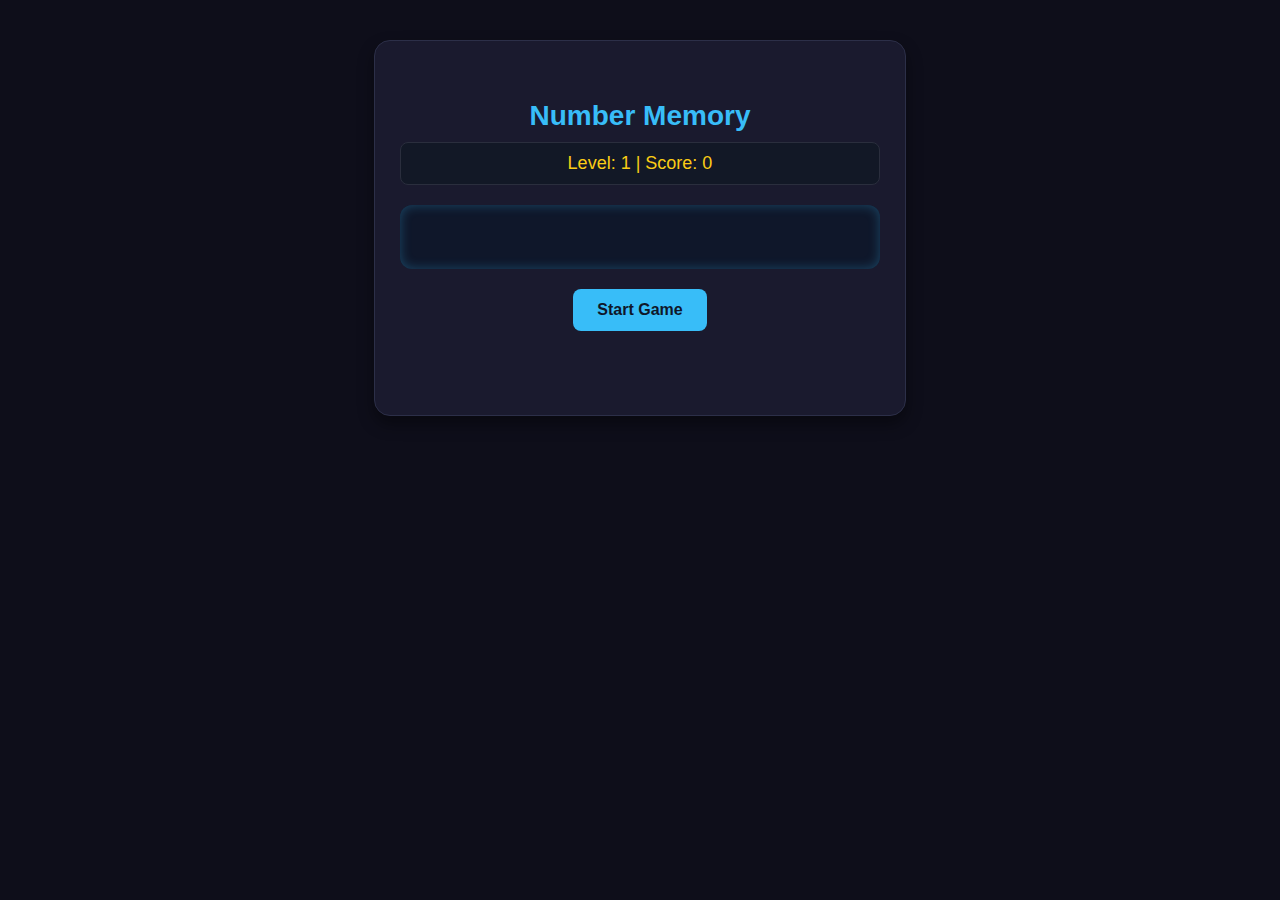
<file: Pages/NumberMemory.html>
<!DOCTYPE html>
<html lang="en">

<head>
    <meta charset="UTF-8" />
    <meta name="viewport" content="width=device-width, initial-scale=1.0" />
    <script src="../js/numbermemory.js" defer></script>
    <link href="../styles/numbermemory.css" rel="stylesheet" />
    <title>Number Memory | ZAP mind</title>
</head>

<body>

    <body>
        <div class="game-container">
            <h1>Number Memory</h1>
            <div id="score">Level: 1 | Score: 0</div>
            <div id="numberDisplay"></div>

            <div class="progress-wrapper" id="progressWrapper" style="display: none;">
                <div class="progress-bar" id="progressBar"></div>
            </div>

            <div id="inputArea" style="display: none;">
                <input type="text" id="userInput" placeholder="Enter the number" />
                <button onclick="checkAnswer()">Submit</button>
            </div>

            <button id="startBtn" onclick="startGame()">Start Game</button>
            <div id="result"></div>
        </div>

        <!-- 🎵 Sound Effects -->
        <audio id="beepSound" src="https://www.soundjay.com/buttons/beep-07.mp3" preload="auto"></audio>
        <audio id="clapSound" src="https://www.soundjay.com/human/applause-8.mp3" preload="auto"></audio>
<audio id="failSound" src="https://cdn.pixabay.com/audio/2022/03/15/audio_d562a7b9d6.mp3" preload="auto"></audio>
    </body>


</body>

</html>
</file>
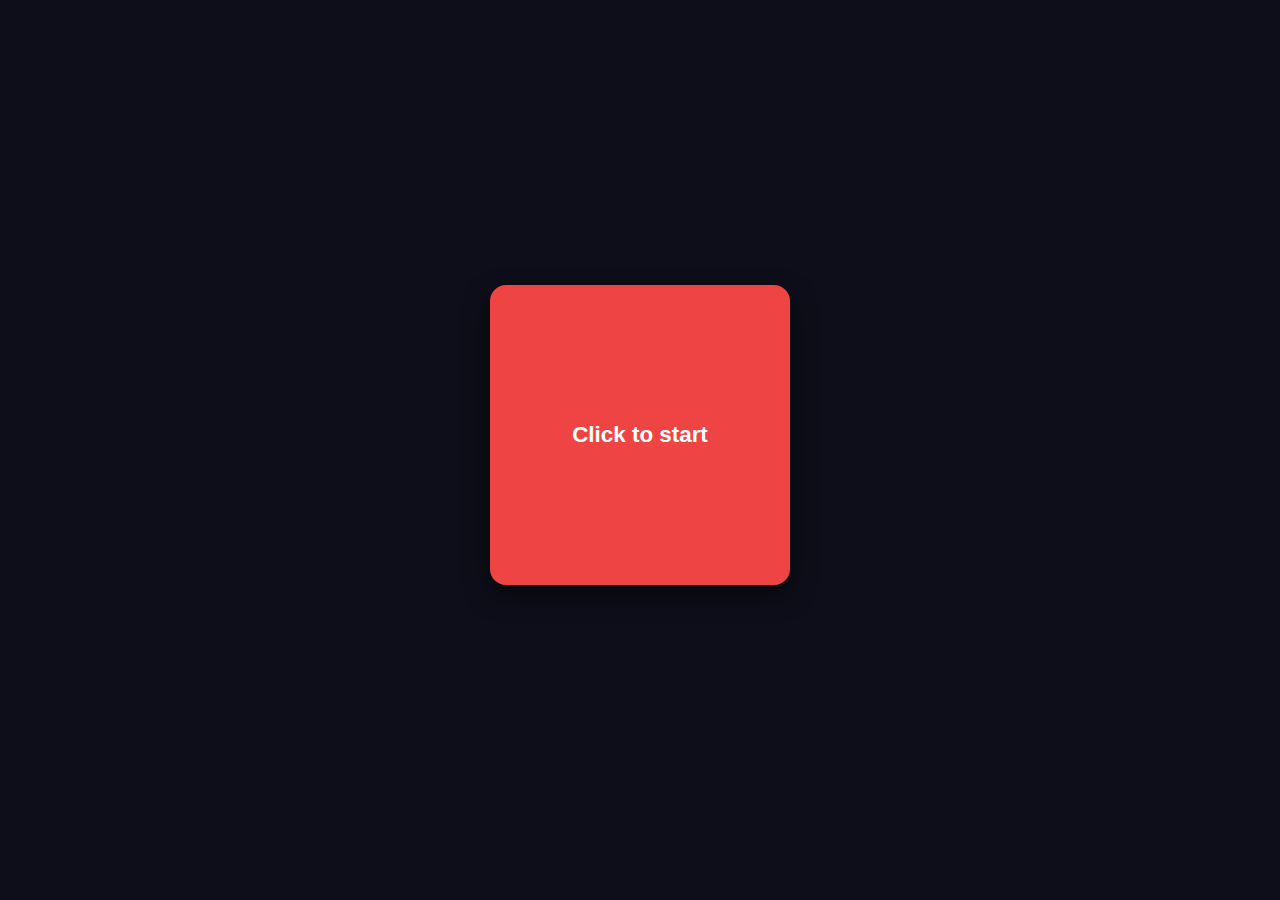
<file: Pages/ReactionGame.html>
<!DOCTYPE html>
<html lang="en">
<head>
  <meta charset="UTF-8" />
  <meta name="viewport" content="width=device-width, initial-scale=1.0" />
  <title>Reaction Time Test</title>
  <style>
    body {
      margin: 0;
      padding: 0;
      font-family: 'Segoe UI', sans-serif;
      background-color: #0e0e1a;
      color: #f8fafc;
      display: flex;
      flex-direction: column;
      align-items: center;
      justify-content: center;
      height: 100vh;
      text-align: center;
    }

    #gameBox {
      width: 300px;
      height: 300px;
      border-radius: 16px;
      background-color: #ef4444;
      color: white;
      font-size: 1.4rem;
      font-weight: bold;
      display: flex;
      align-items: center;
      justify-content: center;
      cursor: pointer;
      user-select: none;
      box-shadow: 0 10px 25px rgba(0, 0, 0, 0.5);
      transition: all 0.3s ease;
    }

    #gameBox:hover {
      transform: scale(1.02);
    }

    #stats {
      margin-top: 30px;
      font-size: 1.1rem;
      color: #38bdf8;
      font-weight: 500;
    }

    @media (max-width: 400px) {
      #gameBox {
        width: 90%;
        height: 250px;
        font-size: 1.2rem;
      }
    }
  </style>
</head>
<body>
  <div id="gameBox">Click to start</div>
  <div id="stats"></div>

  <script>
    const gameBox = document.getElementById("gameBox");
    const stats = document.getElementById("stats");

    let startTime;
    let timeout;
    let waiting = false;
    let results = [];

    // Sound context
    const audioCtx = new (window.AudioContext || window.webkitAudioContext)();

    function playClickSound() {
      const osc = audioCtx.createOscillator();
      const gain = audioCtx.createGain();

      osc.type = 'sine';
      osc.frequency.setValueAtTime(700, audioCtx.currentTime); // tone pitch
      gain.gain.setValueAtTime(0.2, audioCtx.currentTime); // volume

      osc.connect(gain);
      gain.connect(audioCtx.destination);

      osc.start();
      osc.stop(audioCtx.currentTime + 0.15); // 150ms sound
    }

    function resetBox(text = "Click to start", color = "red") {
      gameBox.textContent = text;
      gameBox.style.backgroundColor = color;
    }

    function startWaiting() {
      waiting = true;
      resetBox("Wait for green...", "red");
      const delay = Math.floor(Math.random() * 3000) + 1000;
      timeout = setTimeout(() => {
        startTime = new Date().getTime();
        resetBox("CLICK!", "green");
        waiting = false;
      }, delay);
    }

    gameBox.addEventListener("click", () => {
      if (gameBox.style.backgroundColor === "green") {
        const reactionTime = new Date().getTime() - startTime;
        playClickSound(); // ✅ play sound on correct click
        results.push(reactionTime);
        resetBox(`Your time: ${reactionTime} ms`, "blue");
        updateStats();
      } else if (waiting) {
        clearTimeout(timeout);
        resetBox("Too soon! Try again.", "orange");
      } else {
        startWaiting();
      }
    });

    function updateStats() {
      const average = Math.round(results.reduce((a, b) => a + b) / results.length);
      stats.textContent = `Attempts: ${results.length}, Average time: ${average} ms`;
    }
  </script>
</body>
</html>
</file>
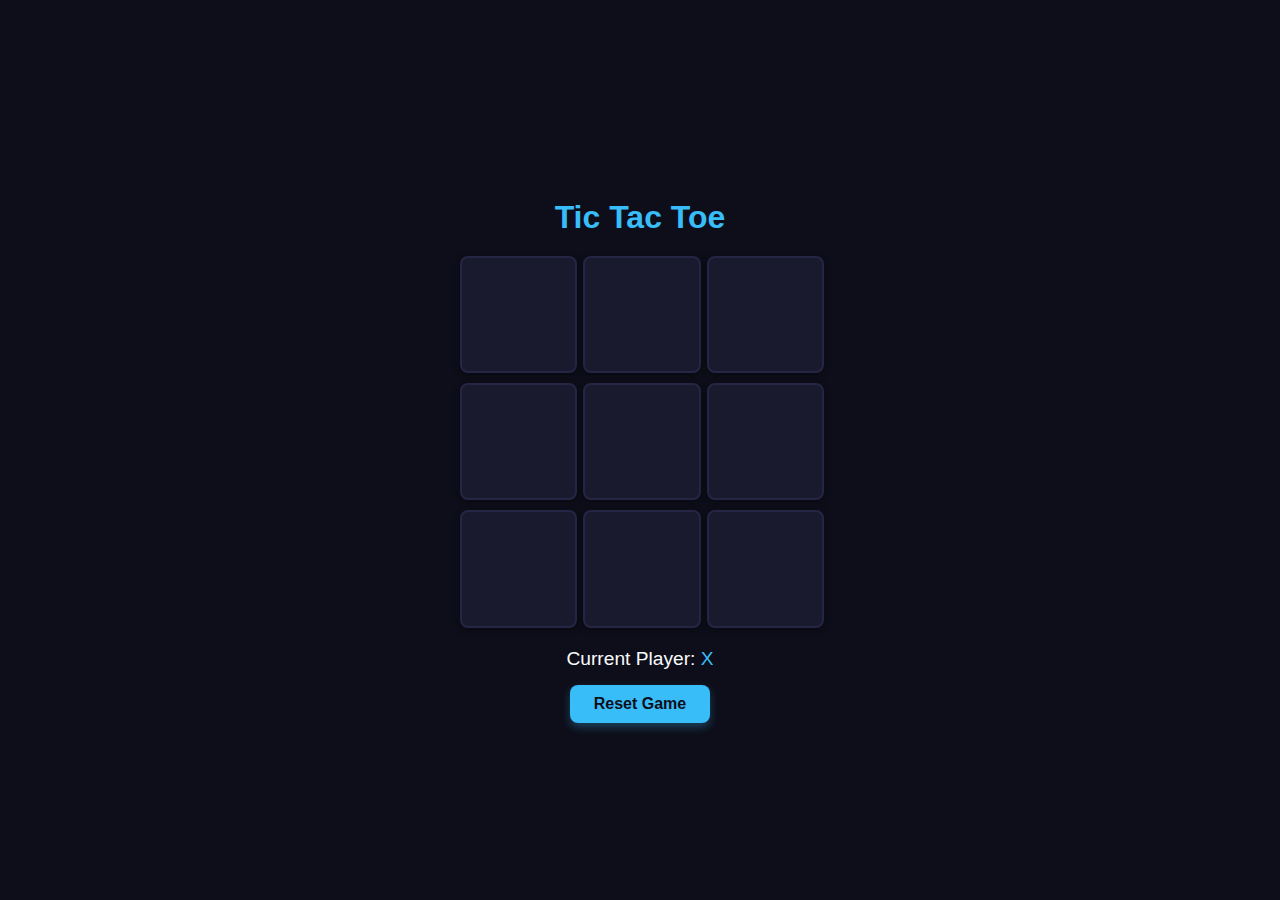
<file: Pages/TicTacToe.html>
<!DOCTYPE html>
<html lang="en">
<head>
  <meta charset="UTF-8" />
  <meta name="viewport" content="width=device-width, initial-scale=1.0"/>
  <title>Tic Tac Toe</title>
  <style>
    body {
      font-family: 'Segoe UI', sans-serif;
      background-color: #0e0e1a;
      color: #f8fafc;
      margin: 0;
      display: flex;
      flex-direction: column;
      align-items: center;
      justify-content: center;
      height: 100vh;
    }

    h1 {
      margin-bottom: 20px;
      color: #38bdf8;
    }

    .board {
      display: grid;
      grid-template-columns: repeat(3, minmax(80px, 1fr));
      grid-template-rows: repeat(3, minmax(80px, 1fr));
      gap: 10px;
      width: 90vw;
      max-width: 360px;
      transition: all 0.3s ease;
    }

    .cell {
      width: 100%;
      aspect-ratio: 1;
      background-color: #1a1a2e;
      color: #38bdf8;
      display: flex;
      align-items: center;
      justify-content: center;
      font-size: 2.5rem;
      cursor: pointer;
      border-radius: 8px;
      box-shadow: 0 2px 6px rgba(0, 0, 0, 0.4);
      border: 2px solid #252545;
      transition: background 0.2s, transform 0.2s;
    }

    .cell:hover {
      background-color: #252545;
      transform: scale(1.05);
    }

    .win {
      background-color: #38bdf8 !important;
      color: #0e0e1a !important;
      animation: glow 1s infinite alternate;
    }

    @keyframes glow {
      0% { box-shadow: 0 0 10px #38bdf8; }
      100% { box-shadow: 0 0 20px #38bdf8, 0 0 30px #38bdf8; }
    }

    .status {
      margin-top: 20px;
      font-size: 1.2rem;
    }

    button {
      margin-top: 15px;
      padding: 10px 24px;
      font-size: 1rem;
      cursor: pointer;
      border-radius: 8px;
      background-color: #38bdf8;
      color: #0e0e1a;
      font-weight: bold;
      border: none;
      box-shadow: 0 4px 8px rgba(56, 189, 248, 0.3);
      transition: transform 0.2s ease;
    }

    button:hover {
      transform: scale(1.05);
    }

    .fade-out {
      opacity: 0;
      transform: scale(0.95);
    }

    @media (max-width: 400px) {
      .cell {
        font-size: 2rem;
      }
    }
  </style>
</head>
<body>
  <h1>Tic Tac Toe</h1>
  <div class="board" id="board"></div>
  <div class="status" id="status"></div>
  <button onclick="resetGame()">Reset Game</button>

  <!-- Optional click sound -->
  <audio id="clickSound" src="https://cdn.pixabay.com/download/audio/2022/03/15/audio_733a2cf937.mp3?filename=click-124467.mp3" preload="auto"></audio>

  <script>
    const board = document.getElementById("board");
    const status = document.getElementById("status");
    const clickSound = document.getElementById("clickSound");
    let currentPlayer = "X";
    let cells = Array(9).fill("");
    let gameOver = false;

    function createBoard() {
      board.innerHTML = "";
      cells.forEach((value, index) => {
        const cell = document.createElement("div");
        cell.classList.add("cell");
        cell.dataset.index = index;
        cell.textContent = value;
        cell.addEventListener("click", handleCellClick);
        board.appendChild(cell);
      });
      updateStatus();
    }

    function updateStatus() {
      status.innerHTML = `Current Player: <span style="color: ${currentPlayer === 'X' ? '#38bdf8' : '#f472b6'}">${currentPlayer}</span>`;
    }

    function handleCellClick(e) {
      const index = e.target.dataset.index;
      if (cells[index] !== "" || gameOver) return;
      clickSound.play();
      cells[index] = currentPlayer;
      e.target.textContent = currentPlayer;
      if (checkWinner()) {
        status.innerHTML = `<span style="color:#38bdf8">${currentPlayer}</span> wins! 🎉`;
        gameOver = true;
        highlightWinnerCells();
        return;
      }
      if (!cells.includes("")) {
        status.textContent = "It's a draw!";
        gameOver = true;
        return;
      }
      currentPlayer = currentPlayer === "X" ? "O" : "X";
      updateStatus();
    }

    function checkWinner() {
      const winPatterns = [
        [0,1,2],[3,4,5],[6,7,8],
        [0,3,6],[1,4,7],[2,5,8],
        [0,4,8],[2,4,6]
      ];
      return winPatterns.some(pattern => {
        const [a,b,c] = pattern;
        return cells[a] && cells[a] === cells[b] && cells[a] === cells[c];
      });
    }

    function highlightWinnerCells() {
      const winPatterns = [
        [0,1,2],[3,4,5],[6,7,8],
        [0,3,6],[1,4,7],[2,5,8],
        [0,4,8],[2,4,6]
      ];
      winPatterns.forEach(pattern => {
        const [a,b,c] = pattern;
        if (cells[a] && cells[a] === cells[b] && cells[a] === cells[c]) {
          [a,b,c].forEach(i => {
            document.querySelector(`.cell[data-index='${i}']`).classList.add("win");
          });
        }
      });
    }

    function resetGame() {
      board.classList.add("fade-out");
      setTimeout(() => {
        cells = Array(9).fill("");
        currentPlayer = "X";
        gameOver = false;
        createBoard();
        board.classList.remove("fade-out");
      }, 300);
    }

    createBoard();
  </script>
</body>
</html>
</file>
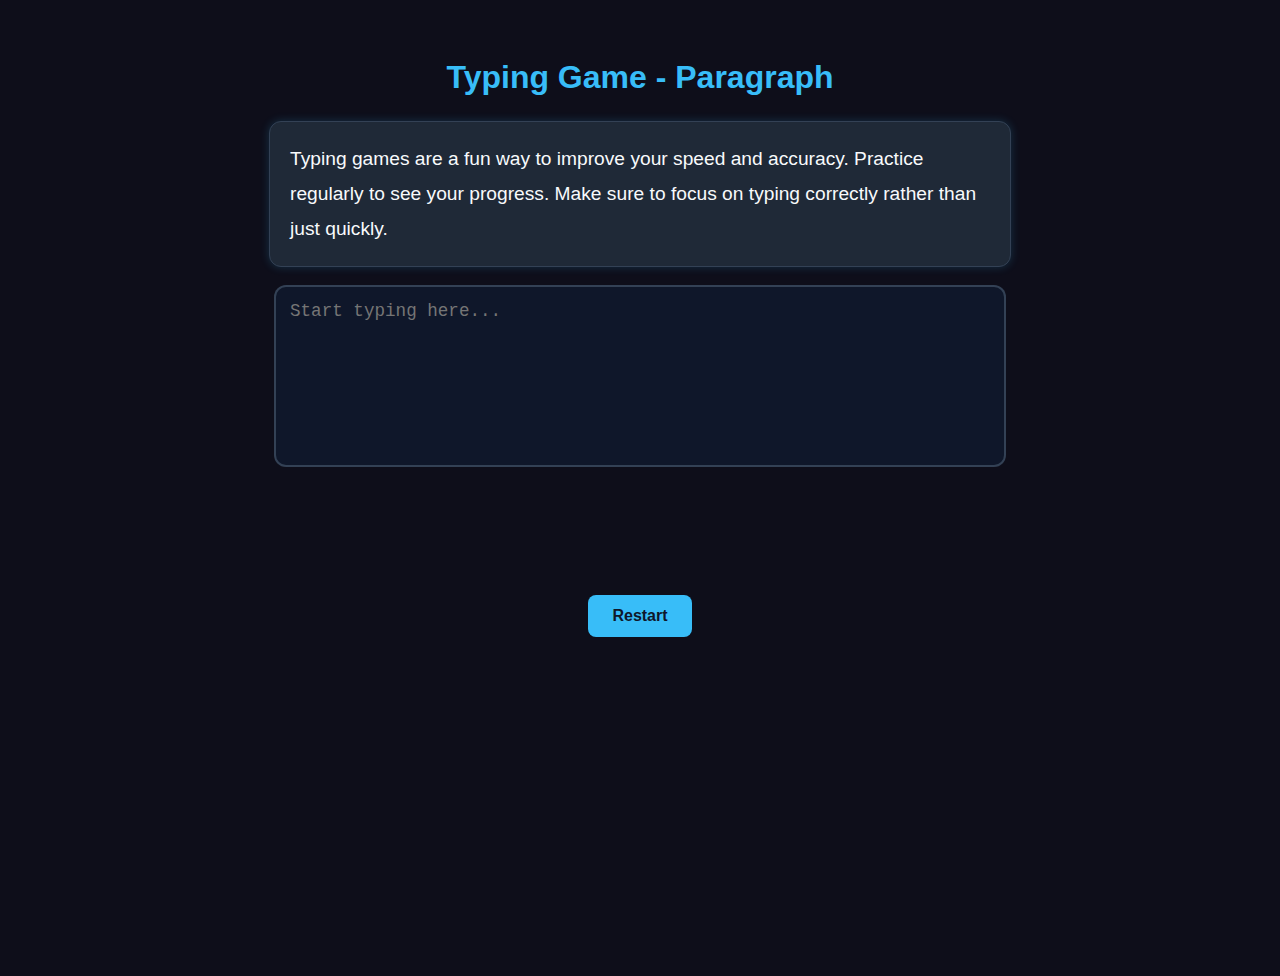
<file: Pages/TypingGame.html>
<!DOCTYPE html>
<html lang="en">

<head>
    <meta charset="UTF-8" />
    <meta name="viewport" content="width=device-width, initial-scale=1" />
    <title>Typing Game - Paragraph</title>
    <style>
        body {
    font-family: 'Segoe UI', Tahoma, Geneva, Verdana, sans-serif;
    padding: 30px 20px;
    background-color: #0e0e1a;
    color: #f8fafc;
    display: flex;
    flex-direction: column;
    align-items: center;
    min-height: 100vh;
}

h1 {
    margin-bottom: 25px;
    font-size: 2rem;
    color: #38bdf8;
    text-align: center;
}

#paragraph {
    max-width: 700px;
    padding: 20px;
    background: #1f2937;
    border-radius: 12px;
    font-size: 1.2rem;
    line-height: 1.8;
    margin-bottom: 20px;
    user-select: none;
    box-shadow: 0 0 10px rgba(56, 189, 248, 0.2);
    border: 1px solid #334155;
}

#inputArea {
    width: 700px;
    max-width: 90%;
    height: 150px;
    padding: 14px;
    font-size: 1.1rem;
    border-radius: 10px;
    border: none;
    background-color: #0f172a;
    color: #f8fafc;
    outline: none;
    resize: none;
    box-shadow: 0 0 0 2px #334155;
    transition: box-shadow 0.2s ease;
}

#inputArea.correct {
    box-shadow: 0 0 0 2px #22c55e;
}

#inputArea.incorrect {
    box-shadow: 0 0 0 2px #f91d16;
}

.correct-char {
    color: #22c55e;
    font-weight: bold;
}

.incorrect-char {
    color: #f91d16;
    text-decoration: underline;
}

#results {
    margin-top: 30px;
    font-size: 1.2rem;
    min-height: 100px;
}

#restartBtn {
    /* margin-top: 20px; */
    padding: 12px 24px;
    font-size: 1rem;
    border: none;
    border-radius: 8px;
    background-color: #38bdf8;
    color: #0f172a;
    cursor: pointer;
    font-weight: bold;
    transition: background-color 0.2s ease;
}

#restartBtn:hover {
    background-color: #0ea5e9;
}

.results-container {
    background: #1e3a8a;
    border: 2px solid #3b82f6;
    padding: 25px 35px;
    border-radius: 12px;
    max-width: 400px;
    margin: 20px auto;
    text-align: center;
    box-shadow: 0 8px 20px rgba(59, 130, 246, 0.3);
    font-family: 'Segoe UI', Tahoma, Geneva, Verdana, sans-serif;
    color: #facc15;
}

.results-container h2 {
    margin-bottom: 15px;
    font-size: 1.6rem;
}

.results-container p {
    font-size: 1.1rem;
    margin: 10px 0;
}

.results-container strong {
    color: #fcd34d;
}

.results-container span {
    color: #fde68a;
    font-weight: bold;
}

    </style>
</head>

<body>

    <h1>Typing Game - Paragraph</h1>

    <div id="paragraph"></div>

    <textarea id="inputArea" placeholder="Start typing here..." autocomplete="off" autofocus></textarea>

    <div id="results"></div>

    <button id="restartBtn">Restart</button>

    <script>
        const paragraphText = `Typing games are a fun way to improve your speed and accuracy. 
Practice regularly to see your progress. Make sure to focus on typing correctly rather than just quickly.`;

        const paragraphDiv = document.getElementById('paragraph');
        const inputArea = document.getElementById('inputArea');
        const resultsDiv = document.getElementById('results');
        const restartBtn = document.getElementById('restartBtn');

        let startTime = null;
        let finished = false;

        function displayParagraph() {
            paragraphDiv.innerHTML = '';
            for (let char of paragraphText) {
                const span = document.createElement('span');
                span.textContent = char;
                paragraphDiv.appendChild(span);
            }
        }

        function calculateWPM(charsTyped, timeInSeconds) {
            const wordsTyped = charsTyped / 5;
            return Math.round((wordsTyped / timeInSeconds) * 60);
        }

        function resetGame() {
            finished = false;
            inputArea.value = '';
            resultsDiv.textContent = '';
            inputArea.disabled = false;
            inputArea.classList.remove('correct', 'incorrect');
            displayParagraph();
            startTime = null;
            inputArea.focus();
        }

        inputArea.addEventListener('input', () => {
            if (finished) return;

            if (!startTime) {
                startTime = new Date();
            }

            const input = inputArea.value;
            const spans = paragraphDiv.querySelectorAll('span');
            let correctChars = 0;
            let hasMistake = false;

            spans.forEach((span, idx) => {
                const typedChar = input[idx];
                if (typedChar == null) {
                    span.classList.remove('correct-char', 'incorrect-char');
                } else if (typedChar === span.textContent) {
                    span.classList.add('correct-char');
                    span.classList.remove('incorrect-char');
                    correctChars++;
                } else {
                    span.classList.add('incorrect-char');
                    span.classList.remove('correct-char');
                    hasMistake = true;
                }
            });

            if (hasMistake) {
                inputArea.classList.add('incorrect');
                inputArea.classList.remove('correct');
            } else {
                inputArea.classList.add('correct');
                inputArea.classList.remove('incorrect');
            }

            if (input.length === paragraphText.length) {
                finished = true;
                inputArea.disabled = true;

                const endTime = new Date();
                const timeTaken = (endTime - startTime) / 1000; // seconds
                const wpm = calculateWPM(input.length, timeTaken);

                resultsDiv.innerHTML = `
                <div class="results-container">
                    <h2>🎉 You finished!</h2>
                    <p><strong>Time taken:</strong> <span>${timeTaken.toFixed(2)} seconds</span></p>
                    <p><strong>Words per minute (WPM):</strong> <span>${wpm}</span></p>
                    <p><strong>Accuracy:</strong> <span>${((correctChars / paragraphText.length) * 100).toFixed(2)}%</span></p>
                </div>
                `;

            }
        });

        restartBtn.addEventListener('click', resetGame);
        resetGame();
    </script>

</body>

</html>
</file>
<file: styles/home.css>
* {
    margin: 0;
    padding: 0;
    box-sizing: border-box;
    font-family: -apple-system, BlinkMacSystemFont, 'Segoe UI', Roboto, Helvetica, Arial, sans-serif;
}

body {
    background-color:	#0e0e1a;
    color: #ffffff;
    padding: 0 4%;
} 

header {
    position: fixed;
    top: 0;
    left: 0;
    width: 100%;
    background: #141427;
    padding: 15px 5%;
    box-shadow: 0 2px 8px rgba(0, 0, 0, 0.2), 0 0 2px rgba(228, 255, 0, 0.1);
    display: flex;
    align-items: center;
    justify-content: center;
    z-index: 1000;
}
.header-title {
    color: #ffffff;
    font-size: 20px;
    font-weight: 600;
    text-align: center;
}

.logo {
    color: white;
    font-weight: 700;
    font-size: 20px;
    display: flex;
    align-items: center;
    gap: 10px;
}

.hero {
    margin-top: 80px;
    /* padding: 4px; */
    /* background: #ffffff;
    color: #000;
    padding: 100px 20px;
    border-radius: 12px;
    box-shadow: 0 8px 16px rgba(0, 0, 0, 0.2), 0 0 4px rgba(228, 255, 0, 0.1); */
}

.hero button {
    margin-top: 20px;
    padding: 12px 24px;
    background-color: #e4ff00;
    color: #000;
    border: none;
    font-size: 16px;
    font-weight: bold;
    cursor: pointer;
    border-radius: 8px;
    transition: transform 0.2s ease;
}

.hero button:hover {
    transform: translateY(-2px);
}


.bento-container {
  display: grid;
  grid-template-columns: repeat(4, 1fr);
  grid-gap: 45px;
  margin: 50px 0;
  min-height: 300px;  
  
}

/* .bento-box {
  background: #ffffff;
  border-radius: 16px;
  padding: 40px 20px 60px 20px;  
  box-shadow: 0 8px 16px rgba(0, 0, 0, 0.2), 0 0 4px rgba(228, 255, 0, 0.1);
  text-align: center;
  font-size: 18px;
  font-weight: 500;
  transition: transform 0.3s ease;
  cursor: pointer;
  position: relative;
  display: flex;
  flex-direction: column;
  align-items: center;
  gap: 15px;  
} */

.bento-box {
    position: relative;
    border-radius: 12px;
    overflow: hidden;
    aspect-ratio: 1/1; /* Perfect square */
    box-shadow: 0 4px 8px rgba(0,0,0,0.1);
    transition: all 0.3s ease;
    cursor: pointer;
    border: 1px solid cadetblue;
}

.game-icon {
  width: 100%;
  height: 100%;
  object-fit: cover;
  transition: transform 0.3s ease;
  display: block;
}

.game-details {
    position: absolute;
    bottom: 0;
    left: 0;
    right: 0;
    background: rgba(209, 196, 233, 0.725);
    padding: 15px;
    transform: translateY(100%);
    transition: transform 0.3s ease;
    text-align: center;
    backdrop-filter: blur(2px);
}


.game-details h3 {
    margin: 0 0 5px 0;
    color: #0e0e1a;
    font-size: 18px;
}

.game-details p {
    margin: 0;
    font-size: 14px;
    color: black;
    font-size:14px;
}

.bento-box:hover {
    transform: translateY(-5px);
    box-shadow: 0 12px 24px rgba(0, 0, 0, 0.3), 0 0 6px rgba(228, 255, 0, 0.1);
}

.bento-box:hover .game-details {
    transform: translateY(0);
}

.bento-box:hover .game-icon {
    transform: translateY(-20px);
}

@media (max-width: 768px) {
    body {
        padding: 0 5%;
    }

    header {
        justify-content: center;
    }

    .bento-container {
        grid-template-columns: 1fr;
    }
}
@media (max-width: 480px) {
    .bento-container {
        grid-template-columns: 1fr;
    }
}
</file>
<file: styles/aimtrainer.css>
/* Global */
body {
  font-family: Arial, sans-serif;
  background: #f0f8ff;
  display: flex;
  flex-direction: column;
  align-items: center;
  padding: 20px;
  user-select: none;
  min-height: 100vh;
  margin: 0;
}
h1 {
  margin-bottom: 20px;
  color: #333;
  font-weight: 700;
  text-shadow: 1px 1px 3px rgba(0,0,0,0.1);
  text-align: center;
}

/* Wrapper as Card */
#gameWrapper {
  display: flex;
  gap: 20px;
  width: 100%;
  max-width: 1200px;
  align-items: stretch;
  background: linear-gradient(135deg, #ffffff, #e8f5e9);
  border-radius: 16px;
  padding: 20px;
  box-shadow: 0 8px 24px rgba(0,0,0,0.1);
}

/* Game Container */
#gameContainer {
  flex: 1;
  display: flex;
  flex-direction: column;
  align-items: center;
  position: relative;
  background: #fafafa;
  border-radius: 12px;
  padding: 16px;
  transition: transform 0.3s ease;
}
#gameContainer:hover {
  transform: translateY(-5px);
}

/* Game Area */
#gameArea {
  position: relative;
  width: 100%;
  height: 350px;
  background: #c8e6c9;
  border-radius: 12px;
  box-shadow: inset 0 0 10px rgba(0,0,0,0.1);
  overflow: hidden;
  margin-bottom: 15px;
}

/* Target */
#target {
  position: absolute;
  width: 50px; height: 50px;
  background: #ff4d4d; border-radius: 50%;
  display: flex; justify-content: center; align-items: center;
  font-size: 28px; color: white; cursor: pointer;
  box-shadow: 0 0 8px rgba(255,0,0,0.6);
  transition: background-color 0.2s, transform 0.2s;
}
#target:active {
  background-color: #cc0000;
  box-shadow: 0 0 12px rgba(204,0,0,0.9);
  transform: scale(0.9);
}

/* Score Board inside Game Area */
#scoreBoard {
  position: absolute;
  top: 0; right: 0;
  width: 150px; height: 100%;
  background: rgba(255,255,255,0.9);
  border-radius: 0 12px 12px 0;
  box-shadow: 0 0 12px rgba(0,128,0,0.3);
  display: flex; justify-content: center; align-items: center;
  font-size: 36px; font-weight: 800; color: #388e3c;
  pointer-events: none;
}

/* Start/Try Button */
#startBtn {
  margin-top: 10px;
  padding: 14px 40px;
  background: linear-gradient(135deg, #81c784, #388e3c);
  color: white; border: none; border-radius: 8px;
  font-size: 18px; cursor: pointer;
  box-shadow: 0 4px 12px rgba(0,0,0,0.1);
  transition: transform 0.2s ease, box-shadow 0.2s ease;
  user-select: none; align-self: center;
}
#startBtn:hover:not(:disabled) {
  transform: scale(1.05);
  box-shadow: 0 6px 16px rgba(0,0,0,0.15);
}
#startBtn:disabled {
  background: #a5d6a7;
  cursor: not-allowed;
}

/* Side Panel */
#sidePanel {
  flex: 0 0 250px;
  display: flex; flex-direction: column; gap: 20px;
  background: #ffffff;
  border-radius: 12px;
  padding: 20px;
  box-shadow: 0 4px 20px rgba(0,0,0,0.1);
  align-items: center;
}
#sidePanel > div {
  width: 100%;
  display: flex; align-items: center;
  font-family: 'Segoe UI', sans-serif;
}
#timer::before   { content: "⏱️"; margin-right: 8px; }
#avgTime::before { content: "⏲️"; margin-right: 8px; }
#message::before { content: "💬";  margin-right: 8px; }
#message::before {
  content: "💬";
  margin-right: 8px;
}
#message.finished::before {
  content: "🎉"; 
  margin-right: 8px;
}


#timer {
  font-size: 20px; color: #555;
}
#avgTime {
  font-size: 20px; font-weight: 600; color: #666;
}
#message {
  font-size: 22px; font-weight: 600; color: #333;
  min-height: 50px; transition: color 0.4s ease;
}

/* Responsive */
@media (max-width: 768px) {
  #gameWrapper {
    flex-direction: column;
  }
  #sidePanel {
    width: 100%;
    order: -1;
    margin-bottom: 20px;
  }
  #gameArea { height: 300px; }
  #scoreBoard {
    width: 120px;
    font-size: 28px;
  }
  #target {
    width: 40px; height: 40px;
    font-size: 24px;
  }
  #startBtn {
    font-size: 16px;
    padding: 12px 32px;
  }
}

@media (max-width: 480px) {
  #gameArea { height: 250px; }
  #scoreBoard {
    width: 100px;
    font-size: 24px;
  }
  #target {
    width: 32px; height: 32px;
    font-size: 20px;
  }
  #startBtn {
    font-size: 14px;
    padding: 10px 24px;
  }
  #sidePanel > div {
    font-size: 16px;
  }
}
</file>
<file: styles/numbermemory.css>
body {
    margin: 0;
    font-family: 'Segoe UI', sans-serif;
    background-color: #0e0e1a;
    color: #f8fafc;
    display: flex;
    flex-direction: column;
    align-items: center;
    padding: 40px 20px;
}

h1 {
    margin-bottom: 10px;
    font-size: 28px;
    color: #38bdf8;
}

.game-container {
    background-color: #1a1a2e;
    border-radius: 16px;
    padding: 40px 25px;
    width: 100%;
    max-width: 480px;
    box-shadow: 0 8px 16px rgba(0, 0, 0, 0.4);
    text-align: center;
    border: 1px solid #2c2f48;
}

#score {
    font-size: 18px;
    margin-bottom: 20px;
    padding: 10px;
    background-color: #121826;
    border-radius: 8px;
    color: #facc15;
    border: 1px solid #2a2e3d;
}

#numberDisplay {
    font-size: 36px;
    margin-bottom: 20px;
    min-height: 40px;
    padding: 12px 0;
    background-color: #0f172a;
    border-radius: 12px;
    box-shadow: inset 0 0 12px rgba(56, 189, 248, 0.3);
    font-weight: bold;
    letter-spacing: 2px;
    transition: all 0.2s ease-in-out;
}

.progress-wrapper {
    width: 100%;
    height: 8px;
    background-color: #1f2937;
    border-radius: 4px;
    overflow: hidden;
    margin-bottom: 20px;
    box-shadow: inset 0 0 6px rgba(255, 0, 0, 0.4);
}

.progress-bar {
    width: 0%;
    height: 100%;
    background: linear-gradient(to right, #ef4444, #f59e0b);
    transition: width 1s linear;
}

input {
    padding: 12px;
    font-size: 16px;
    width: 100%;
    margin-bottom: 16px;
    border-radius: 8px;
    border: none;
    background-color: #0f172a;
    color: #f8fafc;
    text-align: center;
    outline: none;
    box-shadow: 0 0 0 2px #38bdf8 inset;
    transition: box-shadow 0.2s;
}

input:focus {
    box-shadow: 0 0 0 2px #7dd3fc inset;
}

button {
    padding: 12px 24px;
    background-color: #38bdf8;
    color: #0f172a;
    font-weight: bold;
    font-size: 16px;
    border-radius: 8px;
    border: none;
    cursor: pointer;
    transition: all 0.2s ease;
}

button:hover {
    background-color: #0ea5e9;
}

#result {
    font-size: 18px;
    margin-top: 20px;
    min-height: 24px;
    color: #facc15;
    font-weight: bold;
    animation: fadeIn 0.4s ease-in-out;
}

@keyframes fadeIn {
    from { opacity: 0; transform: translateY(5px); }
    to { opacity: 1; transform: translateY(0); }
}

@media (max-width: 768px) {
    .game-container {
        padding: 30px 15px;
    }

    input, button {
        width: 100%;
    }

    h1 {
        font-size: 24px;
    }
}
</file>
